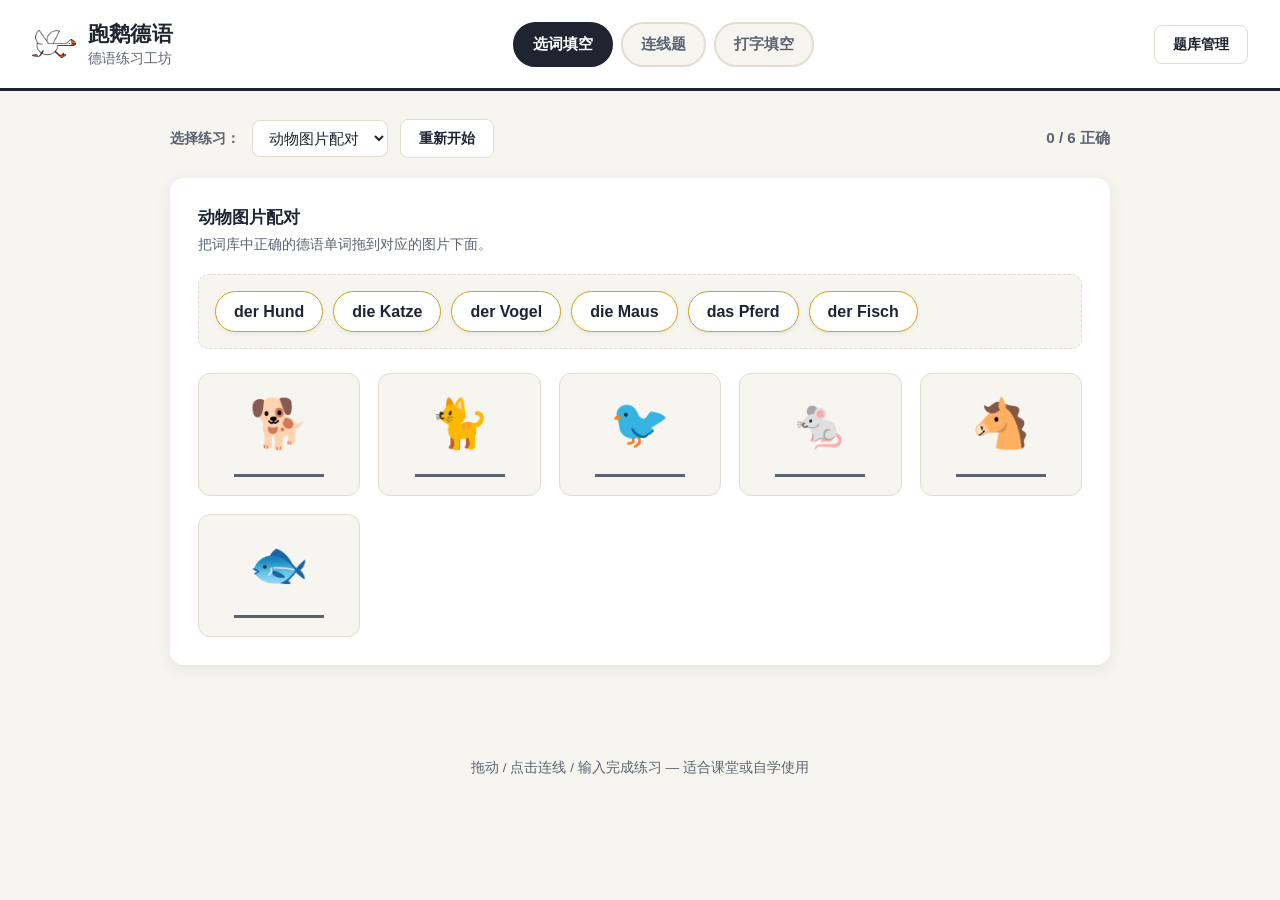
<file: index.html>
<!doctype html>
<html lang="zh-CN">
<head>
<meta charset="UTF-8" />
<meta name="viewport" content="width=device-width, initial-scale=1.0" />
<title>跑鹅德语 · 德语练习工坊</title>
<link rel="icon" type="image/x-icon" href="images/favicon.ico" />
<link rel="icon" type="image/png" sizes="32x32" href="images/favicon-32x32.png" />
<link rel="icon" type="image/png" sizes="16x16" href="images/favicon-16x16.png" />
<link rel="stylesheet" href="css/style.css" />
</head>
<body>
  <header class="topbar">
    <div class="brand">
      <img class="brand-logo" src="images/logo-studio.png" alt="跑鹅德语" />
      <div>
        <h1>跑鹅德语</h1>
        <p class="subtitle">德语练习工坊</p>
      </div>
    </div>
    <nav class="tabs" role="tablist" aria-label="题型选择">
      <button class="tab-btn is-active" data-tab="drag" role="tab" aria-selected="true">选词填空</button>
      <button class="tab-btn" data-tab="match" role="tab" aria-selected="false">连线题</button>
      <button class="tab-btn" data-tab="type" role="tab" aria-selected="false">打字填空</button>
    </nav>
    <a class="btn-secondary admin-link" href="admin.html">题库管理</a>
  </header>

  <main>
    <section id="panel-drag" class="panel is-active" role="tabpanel" aria-labelledby="drag">
      <div class="panel-toolbar">
        <label for="drag-lesson-select">选择练习：</label>
        <select id="drag-lesson-select"></select>
        <button id="drag-reset-btn" class="btn-secondary">重新开始</button>
        <span id="drag-score" class="score-badge"></span>
      </div>
      <div id="drag-exercise-root" class="exercise-root"></div>
    </section>

    <section id="panel-match" class="panel" role="tabpanel" aria-labelledby="match">
      <div class="panel-toolbar">
        <label for="match-lesson-select">选择练习：</label>
        <select id="match-lesson-select"></select>
        <button id="match-reset-btn" class="btn-secondary">重新开始</button>
        <span id="match-score" class="score-badge"></span>
      </div>
      <div id="match-exercise-root" class="exercise-root"></div>
    </section>

    <section id="panel-type" class="panel" role="tabpanel" aria-labelledby="type">
      <div class="panel-toolbar">
        <label for="type-lesson-select">选择练习：</label>
        <select id="type-lesson-select"></select>
        <button id="type-reset-btn" class="btn-secondary">重新开始</button>
        <button id="type-check-btn" class="btn-primary">检查答案</button>
        <span id="type-score" class="score-badge"></span>
      </div>
      <div id="type-exercise-root" class="exercise-root"></div>
    </section>
  </main>

  <footer class="site-footer">
    <p>拖动 / 点击连线 / 输入完成练习 — 适合课堂或自学使用</p>
  </footer>

  <script src="js/data.js"></script>
  <script src="js/dragFill.js"></script>
  <script src="js/matching.js"></script>
  <script src="js/typeFill.js"></script>
  <script src="js/app.js"></script>
</body>
</html>
</file>
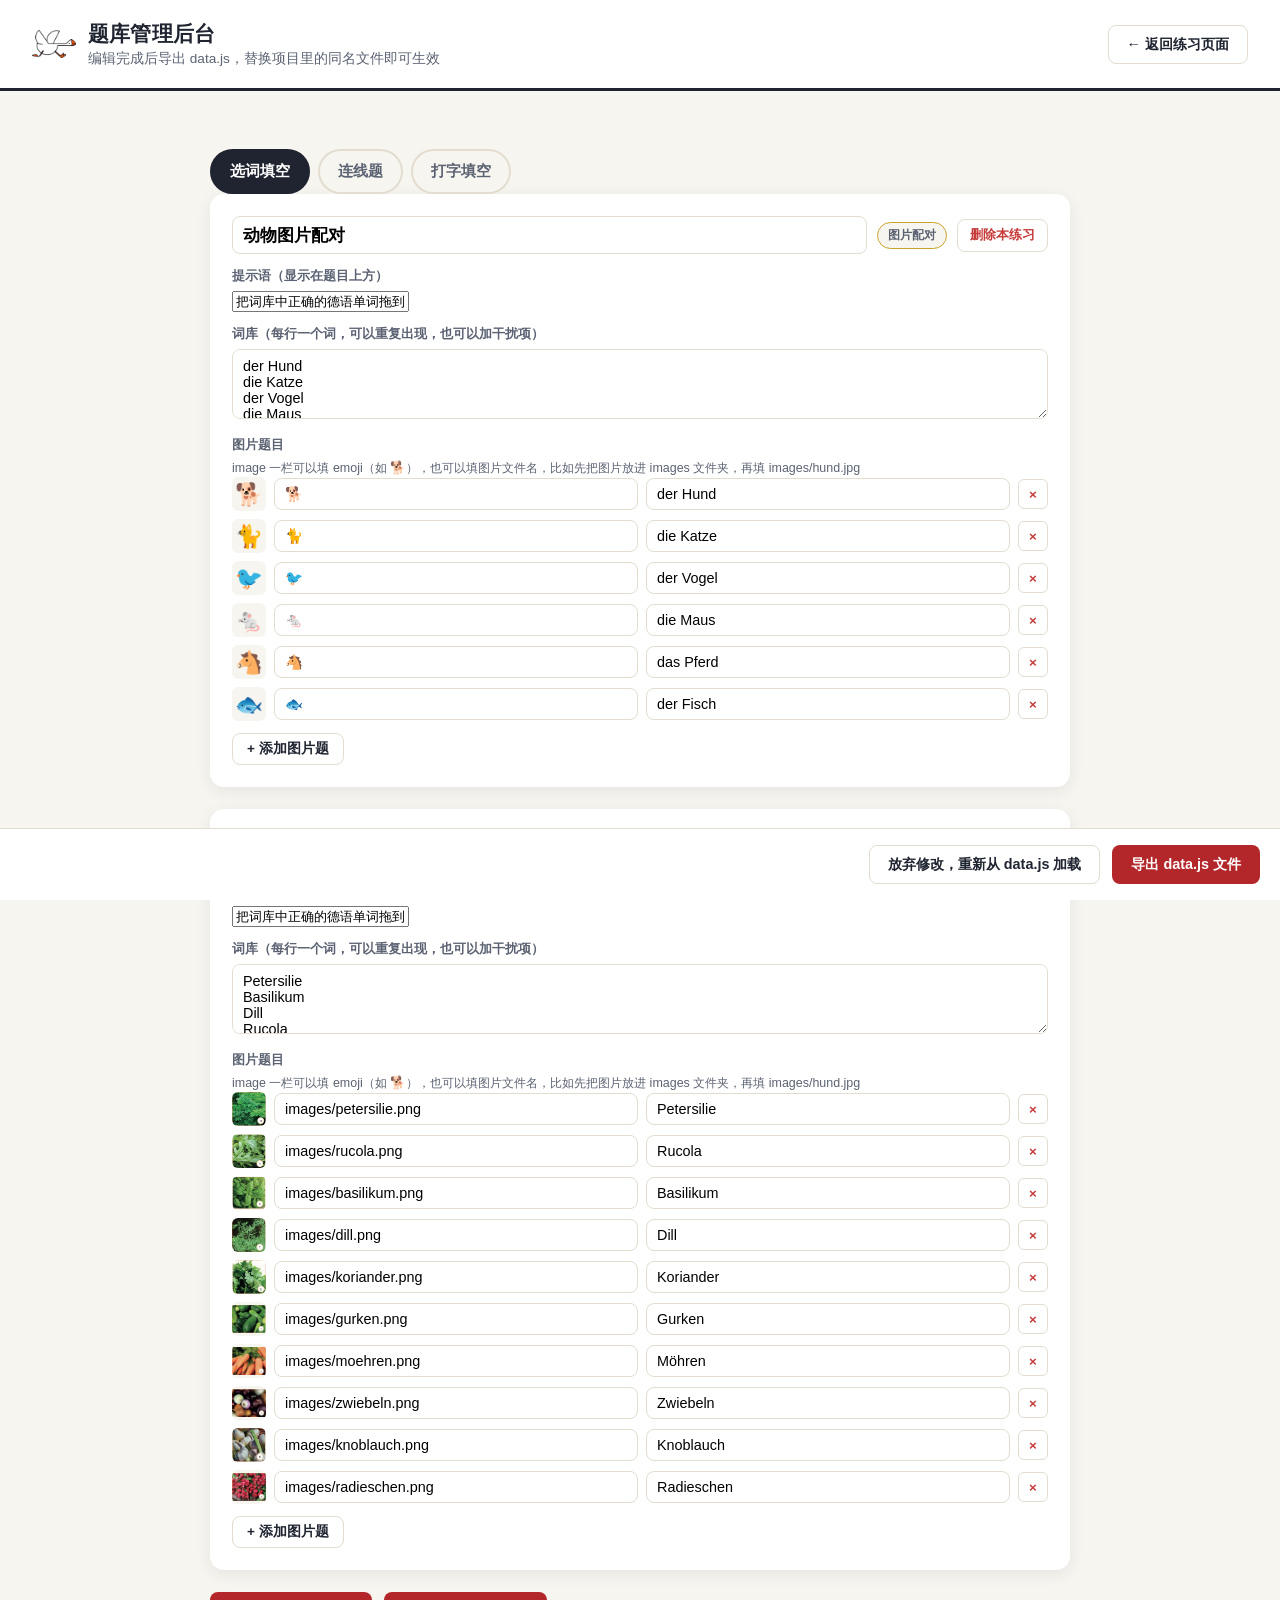
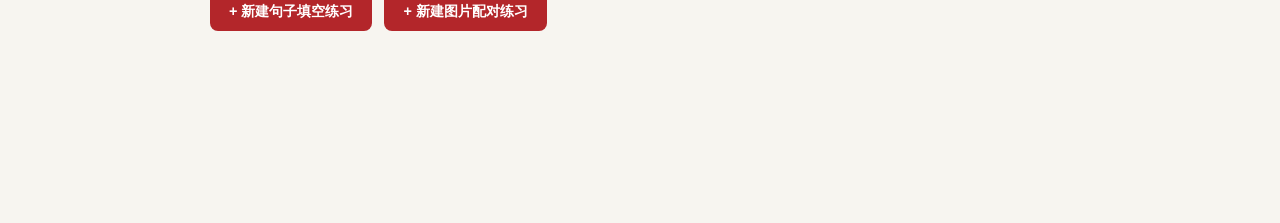
<file: admin.html>
<!doctype html>
<html lang="zh-CN">
<head>
<meta charset="UTF-8" />
<meta name="viewport" content="width=device-width, initial-scale=1.0" />
<title>题库管理后台 · 跑鹅德语</title>
<link rel="icon" type="image/x-icon" href="images/favicon.ico" />
<link rel="icon" type="image/png" sizes="32x32" href="images/favicon-32x32.png" />
<link rel="icon" type="image/png" sizes="16x16" href="images/favicon-16x16.png" />
<link rel="stylesheet" href="css/style.css" />
<link rel="stylesheet" href="css/admin.css" />
</head>
<body>
  <header class="topbar">
    <div class="brand">
      <img class="brand-logo" src="images/logo-studio.png" alt="跑鹅德语" />
      <div>
        <h1>题库管理后台</h1>
        <p class="subtitle">编辑完成后导出 data.js，替换项目里的同名文件即可生效</p>
      </div>
    </div>
    <a class="btn-secondary back-link" href="index.html">← 返回练习页面</a>
  </header>

  <main class="admin-main">
    <div id="admin-status" class="admin-status"></div>

    <nav class="tabs" role="tablist" aria-label="题型选择">
      <button class="tab-btn is-active" data-tab="drag" role="tab" aria-selected="true">选词填空</button>
      <button class="tab-btn" data-tab="match" role="tab" aria-selected="false">连线题</button>
      <button class="tab-btn" data-tab="type" role="tab" aria-selected="false">打字填空</button>
    </nav>

    <section id="admin-panel-drag" class="admin-panel is-active">
      <div id="admin-drag-lessons"></div>
      <div class="admin-add-row">
        <button class="btn-primary" id="add-drag-sentence-lesson">+ 新建句子填空练习</button>
        <button class="btn-primary" id="add-drag-image-lesson">+ 新建图片配对练习</button>
      </div>
    </section>

    <section id="admin-panel-match" class="admin-panel">
      <div id="admin-match-lessons"></div>
      <div class="admin-add-row">
        <button class="btn-primary" id="add-match-lesson">+ 新建连线练习</button>
      </div>
    </section>

    <section id="admin-panel-type" class="admin-panel">
      <div id="admin-type-lessons"></div>
      <div class="admin-add-row">
        <button class="btn-primary" id="add-type-lesson">+ 新建打字填空练习</button>
      </div>
    </section>
  </main>

  <footer class="admin-footer">
    <button class="btn-secondary" id="reset-btn">放弃修改，重新从 data.js 加载</button>
    <button class="btn-primary" id="export-btn">导出 data.js 文件</button>
  </footer>

  <script src="js/data.js"></script>
  <script src="js/admin.js"></script>
</body>
</html>
</file>
<file: css/style.css>
:root {
  --ink: #1f2430;
  --ink-soft: #5b6272;
  --paper: #f7f5f0;
  --card: #ffffff;
  --line: #e3ddd0;
  --accent: #b3262a;   /* German red */
  --accent-dark: #7c1a1d;
  --gold: #c9a227;     /* German gold */
  --good: #2f9e5b;
  --good-bg: #e6f6ec;
  --bad: #c73a3a;
  --bad-bg: #fdeaea;
  --radius: 14px;
  --shadow: 0 4px 16px rgba(31, 36, 48, 0.08);
}

* { box-sizing: border-box; }

body {
  margin: 0;
  font-family: -apple-system, "PingFang SC", "Segoe UI", Roboto, "Helvetica Neue", Arial, sans-serif;
  background: var(--paper);
  color: var(--ink);
  min-height: 100vh;
}

.topbar {
  display: flex;
  flex-wrap: wrap;
  align-items: center;
  justify-content: space-between;
  gap: 16px;
  padding: 20px 32px;
  background: var(--card);
  border-bottom: 3px solid var(--ink);
}

.brand { display: flex; align-items: center; gap: 12px; }

.brand-logo {
  width: 44px;
  height: 44px;
  object-fit: contain;
  flex-shrink: 0;
}

.brand h1 { margin: 0; font-size: 1.3rem; letter-spacing: 0.2px; }
.subtitle { margin: 2px 0 0; color: var(--ink-soft); font-size: 0.85rem; }

.tabs { display: flex; gap: 8px; }

.tab-btn {
  border: 2px solid var(--line);
  background: var(--paper);
  color: var(--ink-soft);
  padding: 10px 18px;
  border-radius: 999px;
  font-size: 0.95rem;
  font-weight: 600;
  cursor: pointer;
  transition: all 0.15s ease;
}

.tab-btn:hover { border-color: var(--accent); color: var(--ink); }

.tab-btn.is-active {
  background: var(--ink);
  border-color: var(--ink);
  color: #fff;
}

.admin-link { text-decoration: none; white-space: nowrap; }

main { max-width: 980px; margin: 0 auto; padding: 28px 20px 60px; }

.panel { display: none; }
.panel.is-active { display: block; }

.panel-toolbar {
  display: flex;
  flex-wrap: wrap;
  align-items: center;
  gap: 12px;
  margin-bottom: 20px;
}

.panel-toolbar label { font-weight: 600; color: var(--ink-soft); font-size: 0.9rem; }

.panel-toolbar select {
  padding: 8px 12px;
  border-radius: 8px;
  border: 1.5px solid var(--line);
  background: var(--card);
  font-size: 0.95rem;
  color: var(--ink);
}

.btn-primary, .btn-secondary {
  padding: 9px 18px;
  border-radius: 8px;
  font-size: 0.9rem;
  font-weight: 600;
  cursor: pointer;
  border: 1.5px solid transparent;
}

.btn-primary { background: var(--accent); color: #fff; }
.btn-primary:hover { background: var(--accent-dark); }

.btn-secondary { background: var(--card); border-color: var(--line); color: var(--ink); }
.btn-secondary:hover { border-color: var(--ink-soft); }

.score-badge {
  margin-left: auto;
  font-weight: 700;
  color: var(--ink-soft);
  font-size: 0.95rem;
}

.exercise-root {
  background: var(--card);
  border-radius: var(--radius);
  box-shadow: var(--shadow);
  padding: 28px;
}

.exercise-title { margin: 0 0 6px; font-size: 1.05rem; }
.exercise-hint { margin: 0 0 20px; color: var(--ink-soft); font-size: 0.9rem; }

/* ---------- Drag fill ---------- */

.word-bank {
  display: flex;
  flex-wrap: wrap;
  gap: 10px;
  padding: 16px;
  margin-bottom: 24px;
  background: var(--paper);
  border: 1.5px dashed var(--line);
  border-radius: 10px;
  min-height: 54px;
}

.word-chip {
  display: inline-block;
  padding: 10px 18px;
  background: var(--card);
  border: 1.5px solid var(--gold);
  border-radius: 999px;
  font-weight: 600;
  line-height: 1.2;
  cursor: grab;
  -webkit-user-select: none;
  user-select: none;
  -webkit-touch-callout: none;
  touch-action: none;
  box-shadow: 0 2px 4px rgba(0,0,0,0.06);
  transition: transform 0.1s ease, opacity 0.1s ease;
}

.word-chip:active { cursor: grabbing; }
.word-chip.is-dragging { opacity: 0.35; }
.word-chip.is-placed { display: none; }

.drag-ghost {
  position: fixed;
  z-index: 999;
  padding: 8px 16px;
  background: var(--card);
  border: 1.5px solid var(--gold);
  border-radius: 999px;
  font-weight: 600;
  pointer-events: none;
  box-shadow: 0 6px 18px rgba(0,0,0,0.18);
  transform: translate(-50%, -50%);
}

.sentence-list { display: flex; flex-direction: column; gap: 18px; }

.sentence-row {
  display: flex;
  flex-wrap: wrap;
  align-items: center;
  gap: 6px;
  font-size: 1.05rem;
  line-height: 2.4;
}

.sentence-num { color: var(--ink-soft); font-weight: 700; margin-right: 4px; }

.blank-slot {
  display: inline-flex;
  align-items: center;
  justify-content: center;
  min-width: 90px;
  padding: 4px 10px;
  border-bottom: 3px solid var(--ink-soft);
  border-radius: 6px 6px 0 0;
  background: var(--paper);
  font-weight: 600;
  transition: background 0.15s ease, border-color 0.15s ease;
}

.blank-slot.is-over { background: #fdf3d9; border-color: var(--gold); }
.blank-slot.is-correct { background: var(--good-bg); border-color: var(--good); color: var(--good); }
.blank-slot.is-incorrect { background: var(--bad-bg); border-color: var(--bad); color: var(--bad); }
.blank-slot .placed-chip { cursor: grab; }

.check-row { margin-top: 26px; }

.image-grid {
  display: grid;
  grid-template-columns: repeat(auto-fill, minmax(140px, 1fr));
  gap: 18px;
}

.image-card {
  display: flex;
  flex-direction: column;
  align-items: center;
  gap: 10px;
  padding: 18px 12px;
  background: var(--paper);
  border: 1.5px solid var(--line);
  border-radius: 12px;
}

.image-visual {
  font-size: 3rem;
  line-height: 1;
  height: 64px;
  display: flex;
  align-items: center;
  justify-content: center;
}

.image-visual img {
  max-width: 100%;
  max-height: 64px;
  object-fit: contain;
  border-radius: 8px;
}

/* ---------- Matching ---------- */

.match-board {
  position: relative;
  display: flex;
  justify-content: space-between;
  gap: 60px;
}

.match-col { display: flex; flex-direction: column; gap: 14px; flex: 1; }

.match-item {
  position: relative;
  padding: 14px 16px;
  background: var(--paper);
  border: 1.5px solid var(--line);
  border-radius: 10px;
  font-weight: 600;
  cursor: pointer;
  -webkit-user-select: none;
  user-select: none;
  -webkit-touch-callout: none;
  touch-action: none;
  transition: border-color 0.15s ease, background 0.15s ease;
}

.match-col.right .match-item { text-align: right; }

.match-item .anchor {
  position: absolute;
  top: 50%;
  width: 12px;
  height: 12px;
  border-radius: 50%;
  background: var(--gold);
  transform: translateY(-50%);
}

.match-col.left .anchor { right: -6px; }
.match-col.right .anchor { left: -6px; }

.match-item.is-active { border-color: var(--gold); background: #fdf3d9; }
.match-item.is-matched { border-color: var(--good); background: var(--good-bg); color: var(--good); cursor: default; }
.match-item.is-wrong { border-color: var(--bad); background: var(--bad-bg); }

.match-svg { position: absolute; inset: 0; width: 100%; height: 100%; pointer-events: none; overflow: visible; }
.match-line { stroke: var(--good); stroke-width: 2.5; }
.match-line-temp { stroke: var(--gold); stroke-width: 2.5; stroke-dasharray: 5 4; }

/* ---------- Type fill ---------- */

.type-item { margin-bottom: 20px; font-size: 1.05rem; line-height: 2.4; }

.type-item input {
  width: 130px;
  padding: 5px 10px;
  font-size: 1rem;
  font-family: inherit;
  border: none;
  border-bottom: 3px solid var(--ink-soft);
  background: var(--paper);
  border-radius: 6px 6px 0 0;
  text-align: center;
  font-weight: 600;
  color: var(--ink);
}

.type-item input:focus { outline: none; border-color: var(--gold); background: #fdf3d9; }
.type-item input.is-correct { border-color: var(--good); background: var(--good-bg); color: var(--good); }
.type-item input.is-incorrect { border-color: var(--bad); background: var(--bad-bg); color: var(--bad); }

.answer-reveal { display: block; margin-top: 4px; font-size: 0.85rem; color: var(--bad); }

.site-footer {
  text-align: center;
  color: var(--ink-soft);
  font-size: 0.85rem;
  padding: 20px;
}

@media (max-width: 640px) {
  .topbar { padding: 16px; }
  main { padding: 20px 12px 40px; }
  .exercise-root { padding: 18px; }
  .match-board { gap: 28px; }
}
</file>
<file: css/admin.css>
.back-link { text-decoration: none; }

.admin-main {
  max-width: 900px;
  margin: 0 auto;
  padding: 24px 20px 120px;
}

.admin-status {
  min-height: 20px;
  margin-bottom: 14px;
  font-size: 0.85rem;
  color: var(--good);
}

.admin-panel { display: none; }
.admin-panel.is-active { display: block; }

.lesson-card {
  background: var(--card);
  border-radius: var(--radius);
  box-shadow: var(--shadow);
  padding: 22px;
  margin-bottom: 22px;
}

.lesson-head {
  display: flex;
  align-items: center;
  gap: 10px;
  margin-bottom: 12px;
}

.lesson-head input[type="text"] {
  flex: 1;
  font-size: 1.05rem;
  font-weight: 700;
  padding: 8px 10px;
  border: 1.5px solid var(--line);
  border-radius: 8px;
  font-family: inherit;
}

.mode-badge {
  font-size: 0.75rem;
  font-weight: 700;
  padding: 4px 10px;
  border-radius: 999px;
  background: var(--paper);
  border: 1.5px solid var(--gold);
  color: var(--ink-soft);
  white-space: nowrap;
}

.field-label {
  display: block;
  font-size: 0.8rem;
  font-weight: 600;
  color: var(--ink-soft);
  margin: 14px 0 6px;
}

.lesson-card textarea,
.lesson-card > input[type="text"] {
  width: 100%;
  padding: 8px 10px;
  border: 1.5px solid var(--line);
  border-radius: 8px;
  font-family: inherit;
  font-size: 0.9rem;
  resize: vertical;
}

.words-textarea { min-height: 70px; }

.item-row {
  display: flex;
  align-items: center;
  gap: 8px;
  margin-bottom: 8px;
}

.item-row input[type="text"] {
  padding: 7px 10px;
  border: 1.5px solid var(--line);
  border-radius: 8px;
  font-family: inherit;
  font-size: 0.9rem;
  flex: 1;
  min-width: 0;
}

.item-row .field-before,
.item-row .field-after { flex: 1.2; }
.item-row .field-answer { flex: 0.8; }
.item-row .field-left,
.item-row .field-right { flex: 1; }

.mini-preview {
  width: 34px;
  height: 34px;
  flex: 0 0 34px;
  display: flex;
  align-items: center;
  justify-content: center;
  font-size: 1.4rem;
  border-radius: 6px;
  background: var(--paper);
  overflow: hidden;
}

.mini-preview img { max-width: 100%; max-height: 100%; object-fit: contain; }

.icon-btn {
  flex: 0 0 auto;
  width: 30px;
  height: 30px;
  border-radius: 6px;
  border: 1.5px solid var(--line);
  background: var(--card);
  color: var(--bad);
  font-weight: 700;
  cursor: pointer;
}

.icon-btn:hover { border-color: var(--bad); background: var(--bad-bg); }

.add-item-btn {
  margin-top: 4px;
  font-size: 0.85rem;
  padding: 6px 14px;
}

.delete-lesson-btn {
  flex: 0 0 auto;
  font-size: 0.8rem;
  padding: 7px 12px;
  color: var(--bad);
  border-color: var(--line);
}

.delete-lesson-btn:hover { border-color: var(--bad); background: var(--bad-bg); }

.admin-add-row { display: flex; gap: 12px; flex-wrap: wrap; }

.admin-footer {
  position: sticky;
  bottom: 0;
  display: flex;
  justify-content: flex-end;
  gap: 12px;
  padding: 16px 20px;
  background: var(--card);
  border-top: 1.5px solid var(--line);
}

.hint-help {
  font-size: 0.78rem;
  color: var(--ink-soft);
  margin: 2px 0 0;
}

@media (max-width: 640px) {
  .admin-footer { flex-wrap: wrap; }
  .item-row { flex-wrap: wrap; }
}
</file>
